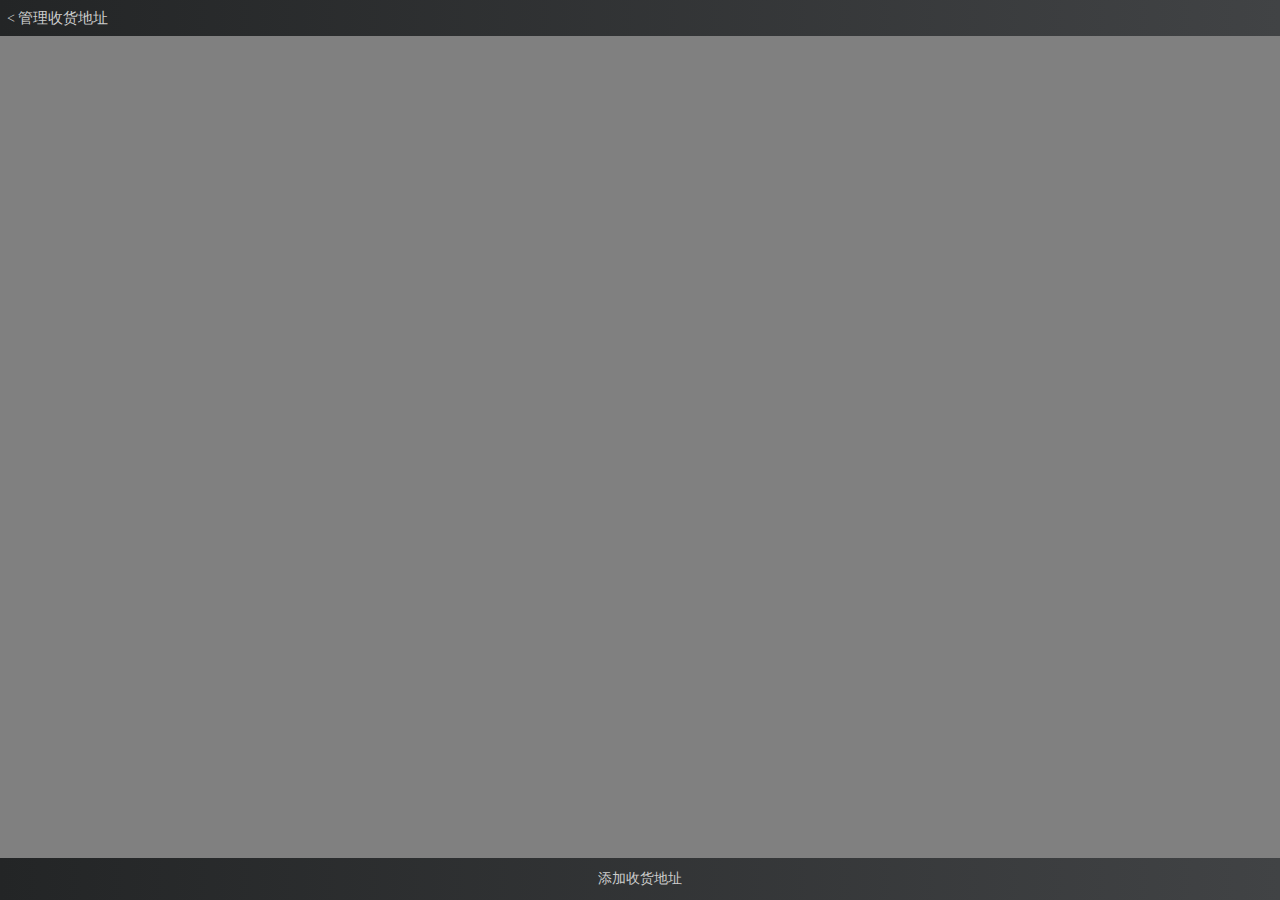
<file: address.html>
<!DOCTYPE html>
<html>
	<head>
		<meta charset="UTF-8">
		<meta name="viewport" content="width=device-width, initial-scale=1.0, user-scalable=no" />
		<title></title>
		<link rel="stylesheet" type="text/css" href="css/address.css"/>
		<link rel="stylesheet" type="text/css" href="css/reset.css"/>
	</head>
	<body class="address">
		<div class="address-nav">
			<a href="user.html">
				<i><</i>
				<span class="address-size">管理收货地址</span>
			</a>
		</div>
		<ul class="address-list"></ul>
		<div class="bottom-btn" id="bottom-btn">
			<span>添加收货地址</span>
		</div>
	<div class="out-box" id="out-box"></div>
		<div class="address-modal" id="address-modal">
		<a>
			<span id="modal-disappear">< 添加新地址</span>
			<b id="finish">完成</b>
		</a>
		<ul>
			<li>
					<p class="sh">收 货 人 <input type="text" class="list-botm"/></p>
			</li>
			<li>
					<p>联系电话 <input type="text" class="list-phone" id="list-phone"/></p>
			</li>
			<li>
				<p>所在省<i id="choice">
				<select class="list-prov">
					<option value="0" selected>请选择</option>
					<option value="陕西">陕西</option>
					<option value="湖南">湖南</option>
					<option value="山西">山西</option>
					<option value="黑龙江">黑龙江</option>
				</select>
				</i>
				</p>
			</li>
			<li>
				<p>所在市<i>
					<select class="list-place">
					<option value="0" selected>请选择</option>
					<option value="西安">西安</option>
					<option value="长沙">长沙</option>
					<option value="太原">太原</option>
					<option value="哈尔滨">哈尔滨</option>
				</select>
				</i>
				</p>
			</li>
			<li>
				<input type="text"  placeholder="详细地址" class="detail"/>
			</li>
			<li>
				<p>设为默认地址 <i><input type="checkbox" class="moren" /></i></p>
			</li>
		</ul>
		</div>
	<script src="components/jquery-1.12.3.min.js"></script>
	<script src="js/address.js" type="text/javascript" charset="utf-8"></script>
	</body>
</html>
<!--<i class="iconfont">&#xe601;</i>-->
</file>
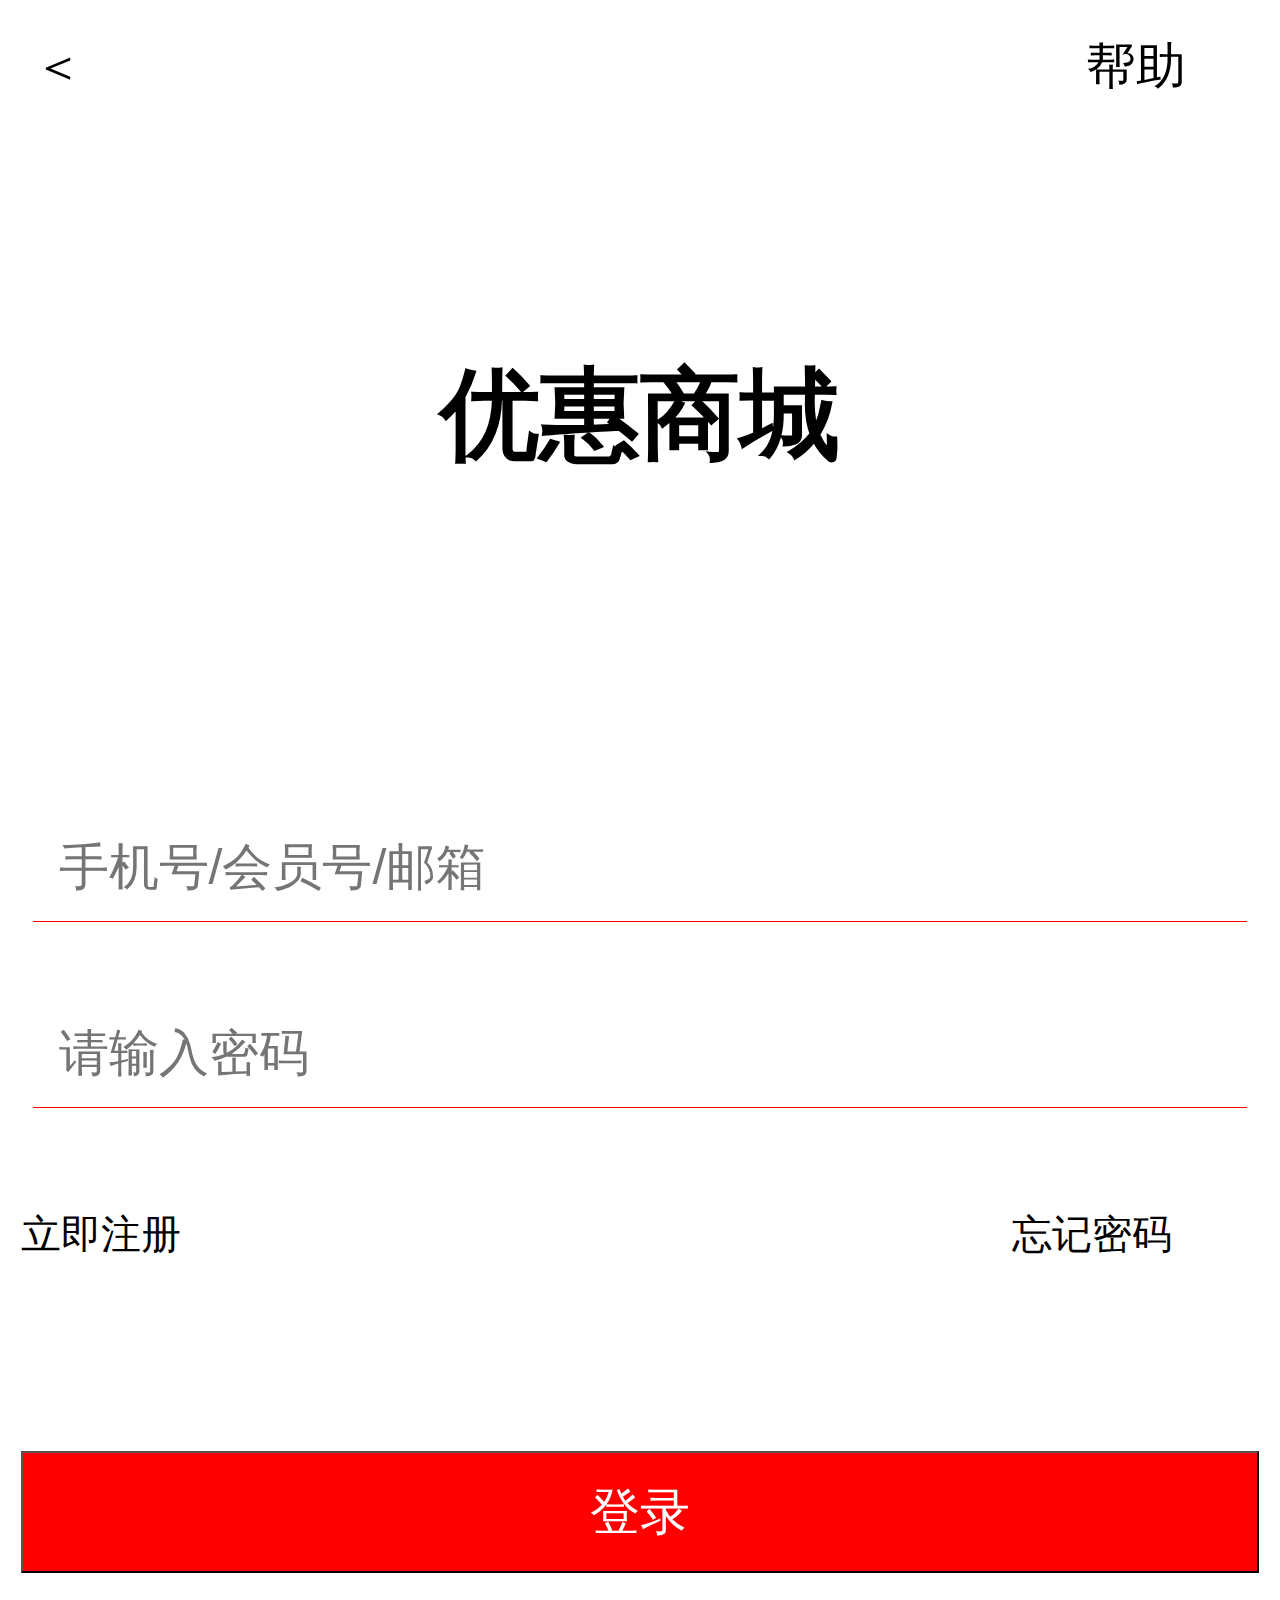
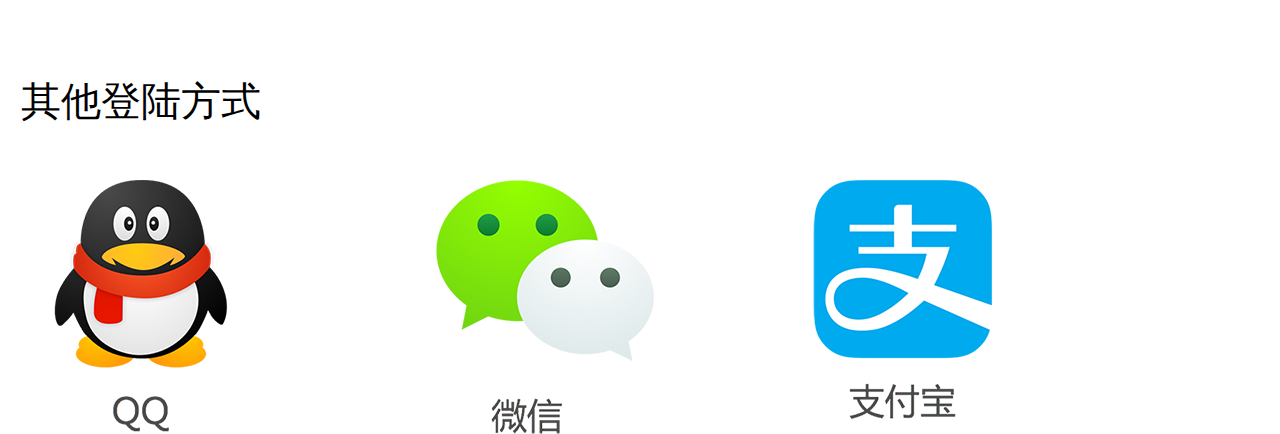
<file: cart.html>
<!DOCTYPE html>
<html>
	<head>
		<meta charset="UTF-8">
		<title></title>
		<meta name="viewport" content="width=device-width, initial-scale=1.0, maximum-scale=1.0, user-scalable=0"/>
		<link rel="stylesheet" type="text/css" href="bootstrap/css/bootstrap.css"/>
		<link rel="stylesheet" type="text/css" href="css/reset.css"/>
		<link rel="stylesheet" type="text/css" href="css/cart.css"/>
	</head>
	<body>
		<header class="cart-header">
			<span class="glyphicon glyphicon-chevron-left toback"></span>
			<h2>购物车</h2>
			
		</header>
		<div class="cart-main" >
			<ul id="cart-goods">
				<!--<img src="imgs/cart/nothing.png"/>-->
				<!--<li class="cart-good" data-id="">
					<input type="checkbox" class="good-check" checked="checked" name="" id="" />
					<a class="c-g-img">
						<img src="imgs/cart/qcp.png"/>
					</a>
					<div class="c-g-text">
						<h4>商品名称</h4>
						<p>商品描述</p>
						<div class="c-g-price">
							<div class="prices">
								￥<span>100.0</span>
							</div>
							<div class="num">
								<a href="javascript:;" class="min-btn">-</a>
								<span>2</span>
								<a href="javascript:;" class="add-btn">+</a>
							</div>
						</div>
					</div>
				</li>-->
				
				
			</ul>
		</div>
		<footer class="cart-foot">
			<div class="allcheck">
				<input type="checkbox" name="" id="allcheck" />
				<label for="allcheck">全选</label>
			</div>
			
			<a href="javascript:;" id="balance">结算</a>
			<p>总价：<span class="total" id="total">0</span></p>
		</footer>
		<div class="cart-modal">
			<div class="cart-modal-body">
				<div class="c-m-head">
					<a href="javascript:;" class="add-address">新增地址</a>
					<span id="modal-close" class="glyphicon glyphicon-remove-circle"></span>
				</div>
				<ul class="c-m-main" id="c-m-main">
					<!--<li class="active"><span class="c-m-prov">湖南省</span>
						<span class="c-m-city">长沙市</span>
						<span class="c-m-county">天心区</span>
						<span class="c-m-address">五一广场</span>
					</li>-->
					
				</ul>
				<div class="c-m-ensure">
					
					<a href="javascript:;" id="enbalance">提交订单</a>
					<p>总价：<span class="total" id="entotal">0</span></p>
				</div>
			</div>
		</div>
		<!--底部图标区-->
		<div class="foot">
			<a href="index.html">
				<div class="glyphicon glyphicon-home foot-1 col-xs-4" >	
					<div>主页</div>
			  </div>
			</a>
			<a href="cart.html">
				<div class="glyphicon glyphicon-gift foot-1 col-xs-4" style="color:rgba(102,204,255,.8) ;">
					<div>购物包</div>
			  </div>
			</a>
			<a href="user.html">
				<div class="glyphicon glyphicon-user foot-1 col-xs-4">
					<div>我的</div>
			  </div>
			</a>
		</div>
		<script>
			var footB=document.querySelectorAll('.foot-1');			
			for(var i=0;i<footB.length;i++){
				footB[i].onclick=function(){
					for(var j=0;j<footB.length;j++){
						footB[j].style.color="white";
					}
					this.style.color='rgba(204,255,204,1)';
					console.log(footB);
				}
			}
		</script>
		<script src="components/jquery-1.12.3.min.js"></script>
		<!--<script src="http://code.jquery.com/mobile/1.3.2/jquery.mobile-1.3.2.min.js"></script>-->
		<script src="components/swiper-3.4.2.jquery.min.js"></script>
		
		<script src="bootstrap/js/bootstrap.js"></script>
		<script src="components/common.js"></script>
		<script src="js/cart.js"></script>
	</body>
</html>
</file>
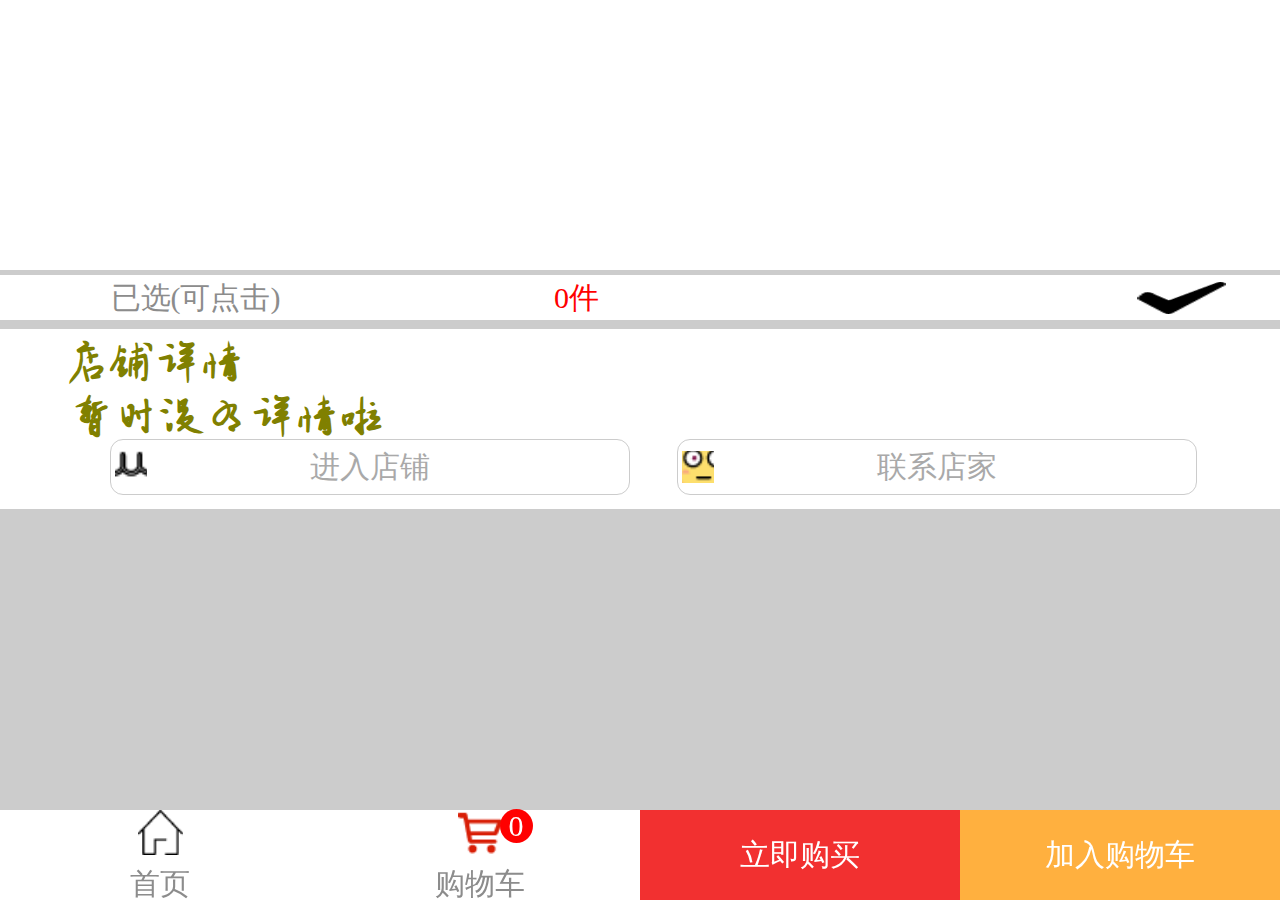
<file: detail.html>
<!DOCTYPE html>
<html>
	<head>
		<meta charset="UTF-8">
		<meta name="viewport" content="width=device-width, initial-scale=1.0">
		<link rel="stylesheet" type="text/css" href="components/reset.css"/>
		<link rel="stylesheet" type="text/css" href="components/swiper-3.4.2.min.css"/>
	    <link rel="stylesheet" type="text/css" href="components/animate.min.css"/>
		<link rel="stylesheet" type="text/css" href="css/detail.css"/>
		<title>商品详情</title>
	</head>
	<body>
		<!--商品图片-->
		<div class="swiper-container" id="xqlunbo">
		   
		</div>
		<!--商品信息-->
		<div class="goods_message">
			
		</div>
		<!--选择数量-->
		<div class="xqchoose">
			<span>已选(可点击)</span>
		    <span id="xqnumber">0件</span>
		    <em id="xqchoosepic"></em>
		</div>
		<!--店铺信息-->
		<div class="solder">
			<div class="dianpu">
				 <h1>店铺详情</h1>
				 <div>
				 	暂时没有详情啦
				 </div>
			</div>
			<div class="xqbt">
				<a href="#"><span class="xqbtspan1"></span>进入店铺</a>
				<a href="#"><span class="xqbtspan2"></span>联系店家</a>
			</div>
		</div>
		<!--跳转区-->
		<div class="xqtiaozhuan1"></div>
		<div class="xqtiaozhuan2">
			 <ul>
			 	<li><a href="index.html" id="xqsy"><i></i><span>首页</span></a></li>
			 	<li><a href="cart.html" id="xqgwc"><i><em>0</em></i><span>购物车</span></a></li>
			 	<li><span id="xqgm">立即购买</span></li>
			 	<li ><span id="xqlj">加入购物车</span></li>
			 </ul>
		</div>
		<!--选择商品模态框-->
		<div class="xqxzsp">
            <div>
					<div class="xqxzsp1">
					</div>
					<div class="xqxzsp2">
						<h1>选择颜色</h1>
						<div class="xqxzsp2div">
							 <ul>
							 	<li class="xqclick">红色</li>
							 	<li>白色</li>
							 </ul>
						</div>
					</div>
					<div class="xqxzsp3">
						<h1>选择数量</h1>
						<div>
		                  <p>
		                  	   <i>-</i>
		                  	   <span>1</span>
		                  	   <i>+</i>
		                  </p>
						</div>
					</div>
					<div class="xqxzsp4">
						<h1>确定</h1>
					</div>            	
            </div>
		</div>
		<script id="xqfirstjs" src="components/jquery-1.12.3.min.js" type="text/javascript" charset="utf-8"></script>
		<script src="components/swiper-3.4.2.jquery.min.js" type="text/javascript" charset="utf-8"></script>
		<script src="components/swiper.animate1.0.2.min.js" type="text/javascript" charset="utf-8"></script>
		<script src="js/detail.js" type="text/javascript" charset="utf-8"></script>
	</body>
</html>
</file>
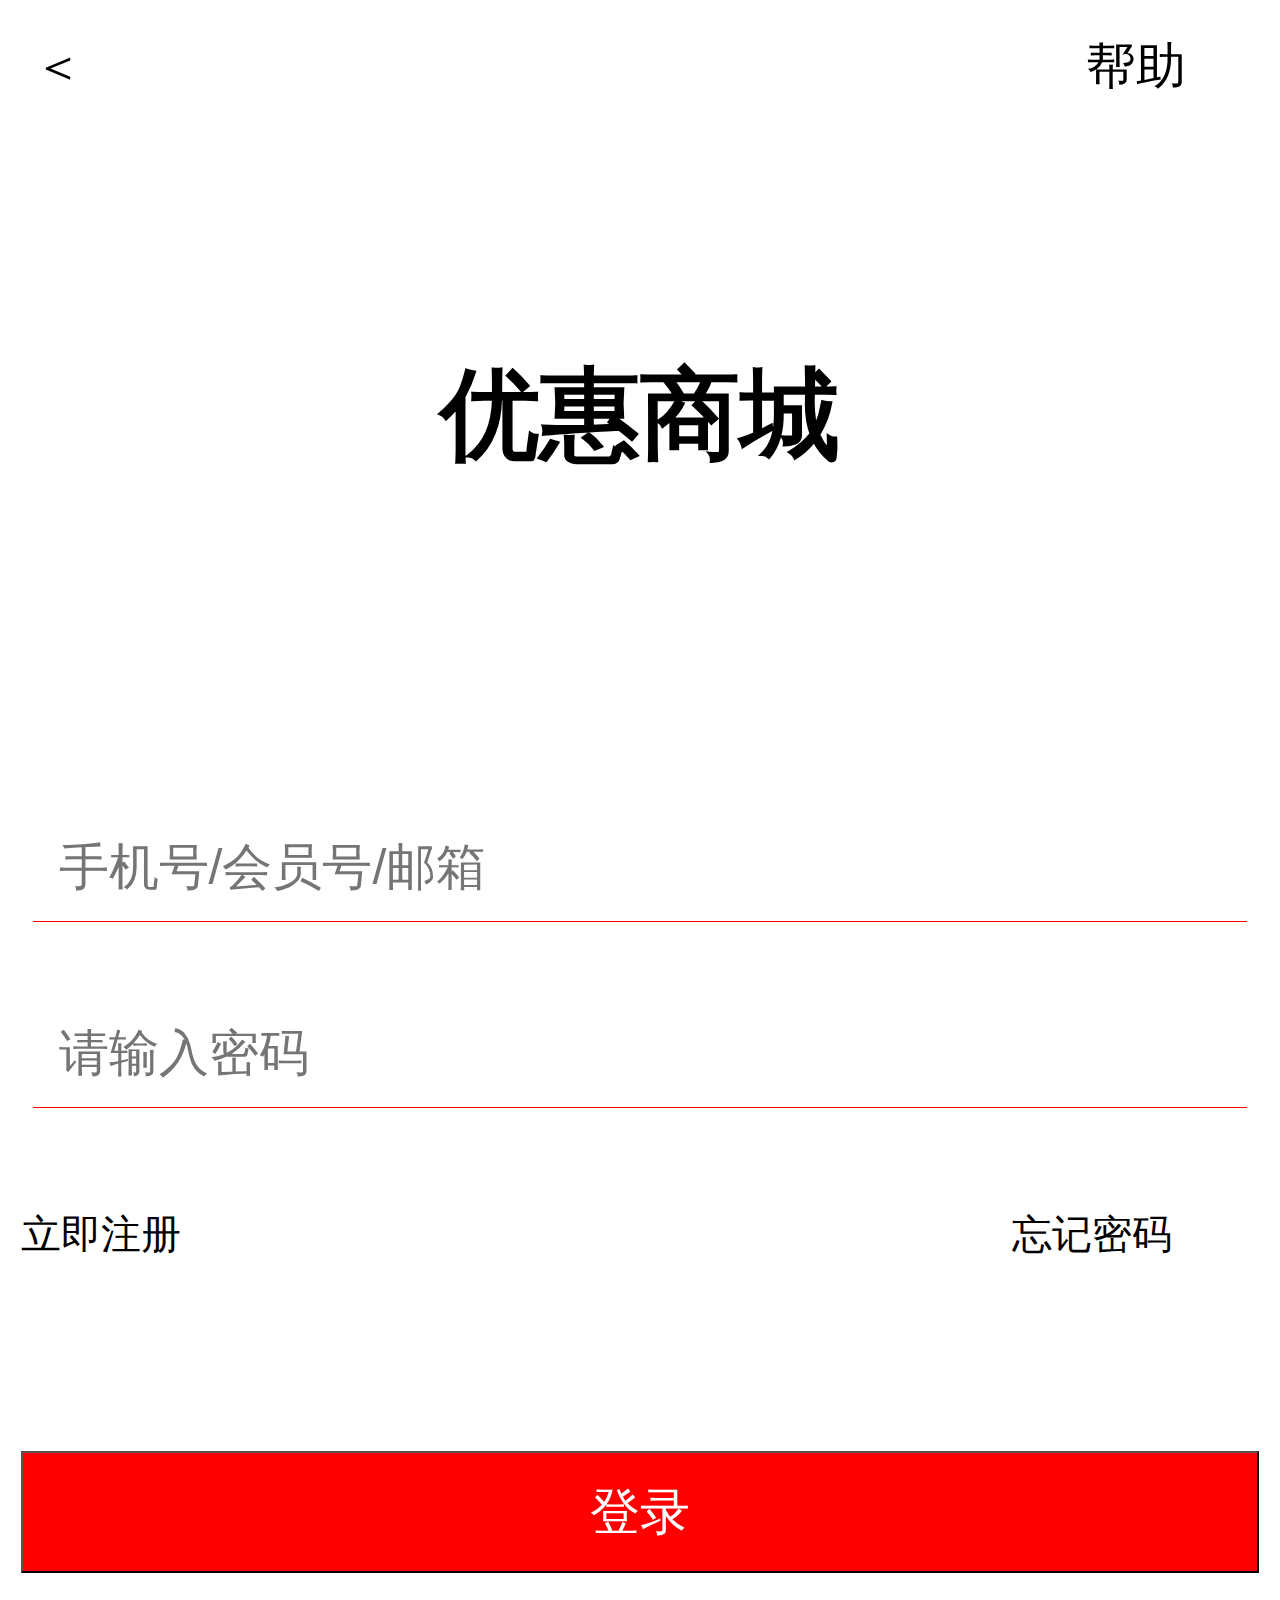
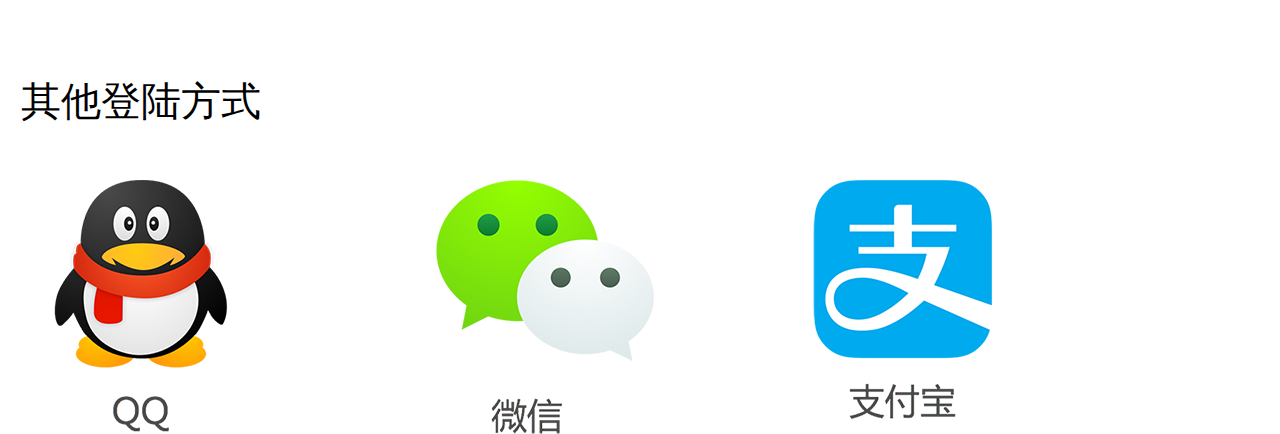
<file: login.html>
<!DOCTYPE html>
<html>
	<head>
		<meta charset="UTF-8">
		<link rel="stylesheet" type="text/css" href="css/login.css" />
		<title></title>
	</head>
	<body>
		<div class="login-page">
			<div class="Guide-bar">
				<a href="#" class="left-hander">＜</a>
				<a href="#" class="Right-Click">帮助</a>
			</div>
			<div class="Hashtag">优惠商城</div>
			<input type="text" placeholder="手机号/会员号/邮箱"/>
			<input type="password" placeholder="请输入密码"/>
			<div class='retrieve'>
				<a href="register.html" class="left-hander">立即注册</a>
				<a href="#" class="Right-Click">忘记密码</a>
			</div>
			<button>登录</button>		
			<div class="Other-login">其他登陆方式</div>
			<ul>
				<li class="Sprite"></li>
				<li class="Sprite0"></li>
				<li class="Sprite1"></li>
			</ul>
		</div>
		<script src="components/jquery-1.12.3.min.js" type="text/javascript" charset="utf-8"></script>
		<script type="text/javascript">
		  (function(){
		  	    var bt=document.querySelector("button");
		  	    var lock=true;
		  	    bt.addEventListener("touchstart",function(){
		  	    	if(!lock){
		  	    		return;
		  	    	}
		  	    	lock=false;
		  	    	var data=getLoginMessage();
                   $.ajax({
                   	type:"post",
                   	url:"http://h6.duchengjiu.top/shop/api_user.php",
                    data:data,
                    success:function(jsondata){
//                  	 console.log(jsondata);
                         lock=true;
//                       console.log(lock);
		    		    if(jsondata.message!="登录成功"){
		    		    	alert(jsondata.message);
		    		    	return;
		    		    }
		    		   localStorage.token = jsondata.data.token;
		               localStorage.username = jsondata.data.username;
		               if (localStorage.backurl) {
				          location.href = localStorage.backurl;
				        } else {
				          location.href = 'index.html';
				        }
				        
                    }
                   });           
		  	    });
		  	    
		  		document.querySelector('.left-hander').addEventListener("touchstart",function(){
		  			window.history.back();
		  		});
		  	
		  	
		  	
		  	 	function getLoginMessage(){
		   	 	 var username=document.querySelector("input[type=text]");
		   	 	 var pass=document.querySelector("input[type=password]");
//		   	 	 console.log(username,pass);
		   	 	 return {
		   	 	 	 status: 'login',
	    			 username:username.value,
	    			 password:pass.value,
		   	 	 }
		   	    }
		  	 	
		  })()
		</script>
	</body>
</html>
</file>
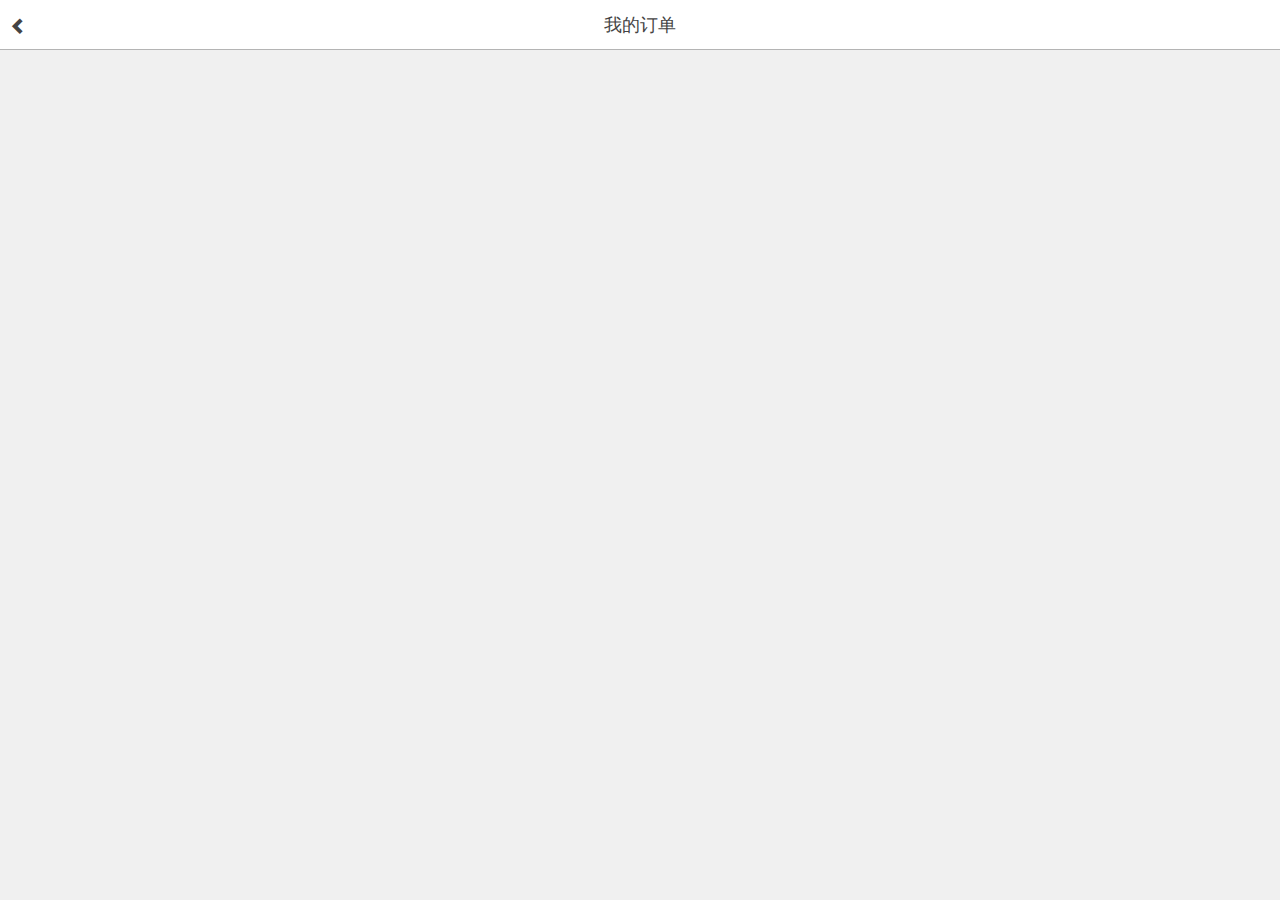
<file: order.html>
<!DOCTYPE html>
<html>
	<head>
		<meta charset="UTF-8">
  		<meta name="viewport" content="width=device-width, initial-scale=1.0">		
  		<link rel="stylesheet" href="bootstrap/css/bootstrap.css" />
  		<link rel="stylesheet" type="text/css" href="css/reset.css"/>
		<link rel="stylesheet" type="text/css" href="css/order.css" />
		<title></title>
	</head>
	<body>
		<header class="header">
			<span class="glyphicon glyphicon-chevron-left toback"></span>
			<h2>我的订单</h2>
		</header>
		<div class="order-main">
			<!--<div class="order">
				<div class="order-head">
					<span>
						店铺名称
					</span>
					<span class="delate glyphicon glyphicon-trash"></span>
				</div>
				<div class="order-body">
					<div class="good-img">
						<img src=""/>
					</div>
					<div class="good-text">
						<div class="good-msg">
							<p class="good-name">商品名称这里要是有很多字的话会不会换行呢要是再多一点点呢会不会隐藏呢</p>
							<p class="good-dec">商品描述</p>
						</div>
						<div class="good-price">
							￥<span>399.00</span>
						</div>
						<div class="good-num">
							X<span>2</span>
						</div>
					</div>
				</div>
				<div class="good-foot">
					合计：￥<span>798.00</span>
				</div>
			</div>-->
		</div>
		<script src="components/jquery-1.12.3.min.js"></script>
		<script src="js/order.js"></script>
	</body>
</html>
</file>
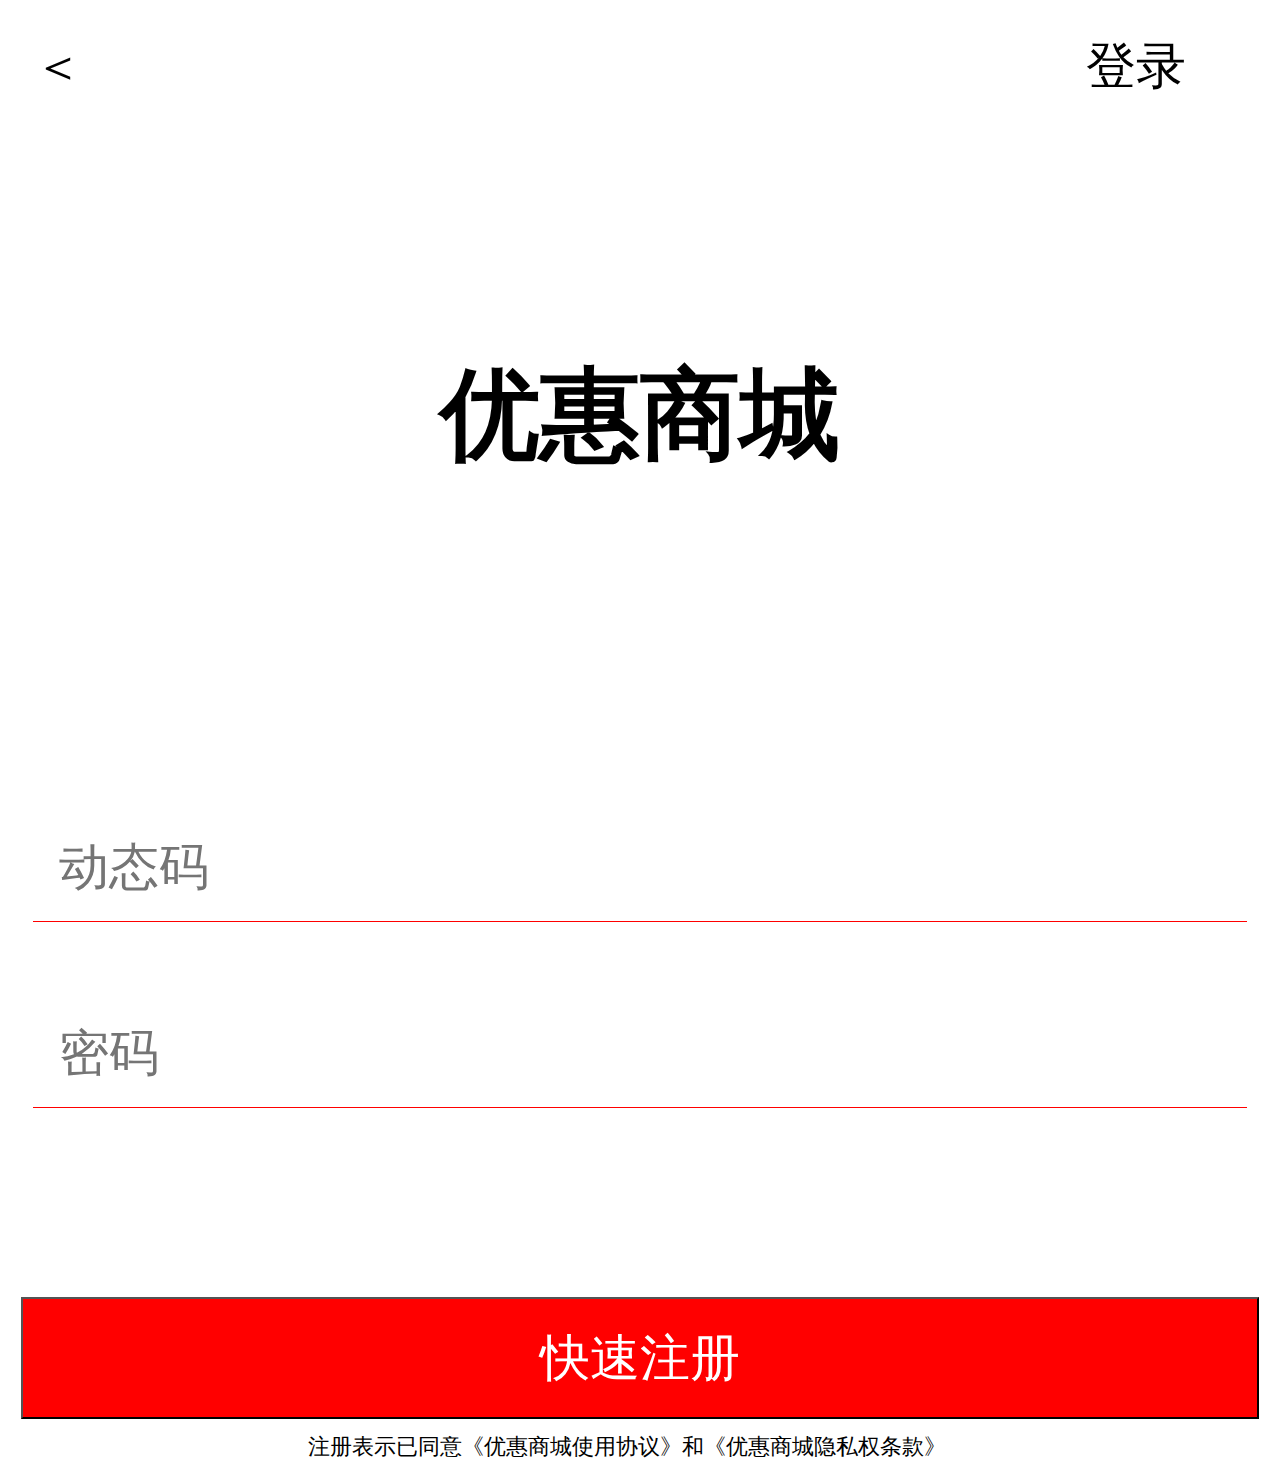
<file: register.html>
<!DOCTYPE html>
<html>
	<head>
		<meta charset="UTF-8">
		<link rel="stylesheet" type="text/css" href="css/register.css" />
		<title></title>
	</head>
	<body>
		<div class="login-page">
			<div class="Guide-bar">
				<a href="#" class="left-hander">＜</a>
				<a href="login.html" class="Right-Click">登录 </a>
			</div>
			<div class="Hashtag">优惠商城</div>
			<input type="text" placeholder="动态码"/>			
			<input type="password" placeholder="密码"/>
			<button>快速注册</button>	
			<div class="Other-login">注册表示已同意《优惠商城使用协议》和《优惠商城隐私权条款》</div>			
		</div>
		<script src="components/jquery-1.12.3.min.js" type="text/javascript" charset="utf-8"></script>
		<script type="text/javascript">
		  (function(){
		  	    var bt=document.querySelector("button");
		  	    var lock=true;
		  	    bt.addEventListener("touchstart",function(){
		  	    	if(!lock){
		  	    		return;
		  	    	}
		  	    	lock=false;
		  	    	var data=getLoginMessage();
                   $.ajax({
                   	type:"post",
                   	url:"http://h6.duchengjiu.top/shop/api_user.php",
                    data:data,
                    success:function(jsondata){
                    	 console.log(jsondata);
                         lock=true;
                         
                         console.log(lock);
		    		    if(jsondata.message!="注册成功"){
		    		    	alert(jsondata.message);
		    		    	return;
		    		    }else{
		    		    	
		    		    	var r=confirm("注册成功,是否立即返回登陆页");
		    		    	if(r){
		    		    		location.href = 'login.html';
		    		    	}
		    		    	
		    		    }
//		               if (localStorage.backurl) {
//				          location.href = localStorage.backurl;
//				        } else {
//				          location.href = 'login.html';
//				        }
				        
                    }
                   });           
		  	    });
		  	    
		  	
		  	
		  	
		  	
		  	 	function getLoginMessage(){
		   	 	 var username=document.querySelector("input[type=text]");
		   	 	 var pass=document.querySelector("input[type=password]");
//		   	 	 console.log(username,pass);
		   	 	 return {
		   	 	 	 status: 'register',
	    			 username:username.value,
	    			 password:pass.value,
		   	 	 }
		   	    }
		  	 	
		  })()			 
		</script>
	</body>
</html>
</file>
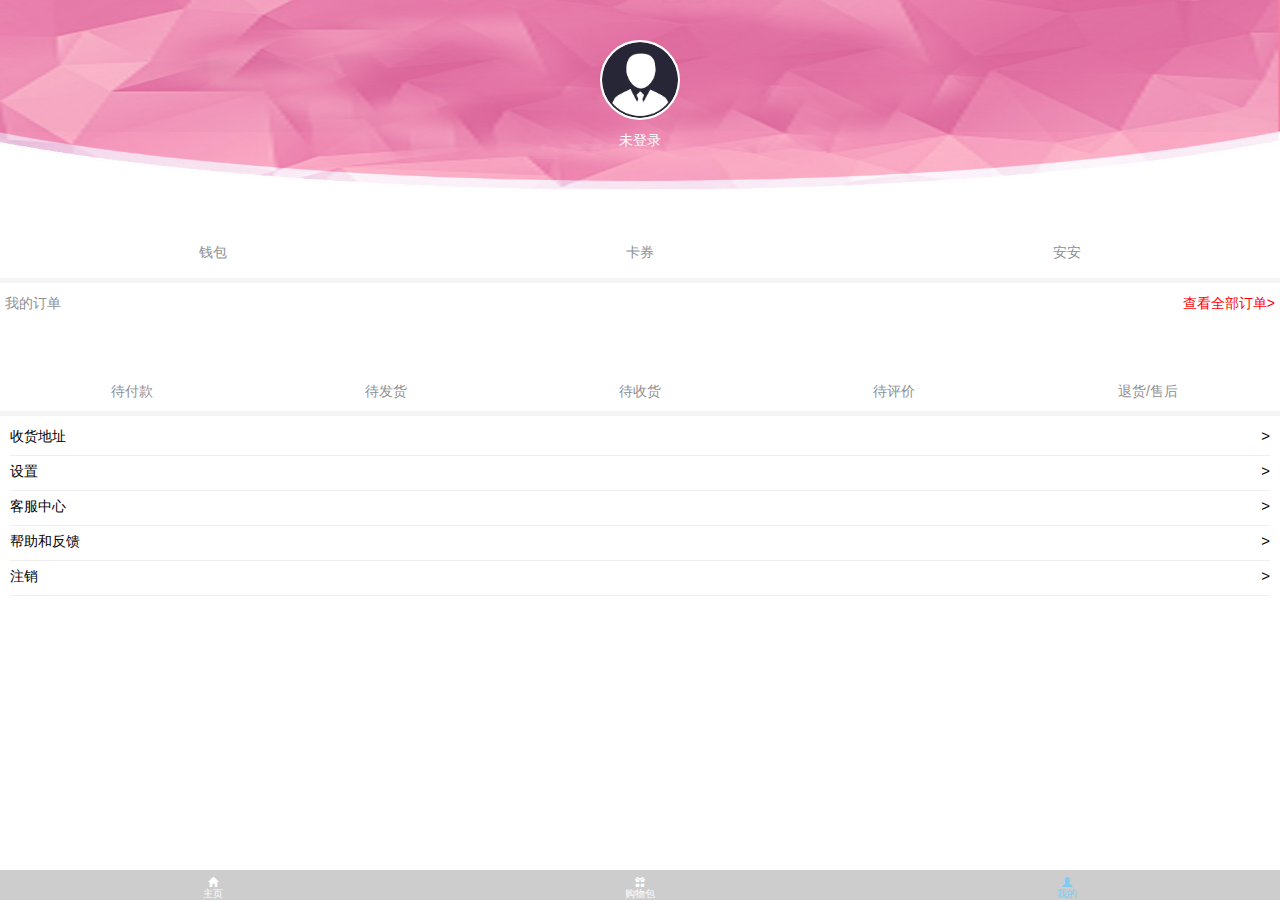
<file: user.html>
<!DOCTYPE html>
<html class="my-reset">
	<head>
		<meta charset="UTF-8">
		<meta name="viewport" content="width=device-width, initial-scale=1.0, user-scalable=no" />
		<title></title>
		<link rel="stylesheet" type="text/css" href="css/reset.css"/>
  		<link href="bootstrap/css/bootstrap.min.css" rel="stylesheet">
		<link rel="stylesheet" type="text/css" href="css/user.css"/>
	</head>
	<body class="mui-mobile">
		<div class="mui-content">
			<div class="user-map">
				<div class="user-ico">
					<img id="user-icon" src="imgs/no-login.png"/>
					<p id="login">未登录</p>
				</div>
			</div>
		</div>
		<ul class="menu">
			<li class="money">
				<a href="">
					<i class="iconfont">&#xe6b5;</i>
					<p>钱包</p>
				</a>
			</li>
			<li class="card">
				<a href="">
					<i class="iconfont">&#xe702;</i>
					<p>卡券</p>
				</a>
			</li>
			<li class="anan">
				<a href="">
					<i class="iconfont">&#xe620;</i>
					<p>安安</p>
				</a>
			</li>
		</ul>
		<div class="h10"></div>
		<ul class="mymember">
			<p>
				<a href="order.html">
			<span class="order">我的订单</span>
				</a>
			<a href="order.html" class="supershop">查看全部订单></a>
			</p>
			<li>
				<a href="order.html">
				<i class="iconfont">&#xe60a;</i>
				<p>待付款</p>
			</a>
			</li>
			<li>
				<a href="order.html">
				<i class="iconfont">&#xe612;</i>
				<p>待发货</p>
			</a>
			</li>
			<li>
				<a href="order.html">
				<i class="iconfont">&#xe611;</i>
				<p>待收货</p>
			</a>
			</li>
			<li>
				<a href="order.html">
				<i class="iconfont">&#xe610;</i>
				<p>待评价</p>
			</a>
			</li>
			<li>
				<a href="order.html">
				<i class="iconfont">&#xe600;</i>
				<p>退货/售后</p>
			</a>
			</li>
		</ul>
		<div class="h10"></div>
		<ul class="list-menu">
			<li>
				<a href="address.html">
					<span class="address">收货地址 <i>></i></span>
				</a>
			</li>
			<li>
				<a href="http://www.17sucai.com/preview/155563/2017-06-21/%E8%AF%BE%E5%A4%96/step.html">
					<span class="fit">设置 <i>></i></span>
				</a>
			</li>
			<li>
				<a href="javascript:;">
					<span class="service">客服中心  <i>></i></span>
				</a>
			</li>
			<li>
				<a href="javascript:;">
					<span class="help">帮助和反馈 <i>></i></span>
				</a>
			</li>
			<li>
				<a href="javascript:;">
					<span class="quit">注销 <i>></i></span>
				</a>
			</li>
		</ul>
		<!--底部图标区-->
		<div class="foot">
			<a href="index.html">
				<div class="glyphicon glyphicon-home foot-1 col-xs-4" >	
					<div>主页</div>
			  </div>
			</a>
			<a href="cart.html">
				<div class="glyphicon glyphicon-gift foot-1 col-xs-4">
					<div>购物包</div>
			  </div>
			</a>
			<a href="user.html">
				<div class="glyphicon glyphicon-user foot-1 col-xs-4" style="color:rgba(102,204,255,.8) ;">
					<div>我的</div>
			  </div>
			</a>
		</div>
		<script>
			var footB=document.querySelectorAll('.foot-1');			
			for(var i=0;i<footB.length;i++){
				footB[i].onclick=function(){
					for(var j=0;j<footB.length;j++){
						footB[j].style.color="white";
					}
					this.style.color='rgba(204,255,204,1)';
					console.log(footB);
				}
			}
		</script>
		<script src="components/jquery-1.12.3.min.js"></script>
		<script src="js/user.js" type="text/javascript" charset="utf-8"></script>
	</body>
</html>
</file>
<file: css/address.css>
.address-nav{
	width: 100%;
	height:2.6rem;
	background: linear-gradient(to right, rgb(35, 37, 38), rgb(65, 67, 69));
	position:fixed;
	z-index:99;
}
.address{
	height:100vh;
	background:grey;
	position: relative;
}
.address-size{
	font-size:15px;
	line-height: 2.6rem;
}
.address-nav a{
	color:#CCCCCC;
	padding:.5rem;
}
.address-list{
	padding:2.6rem 0  3rem  0;
}
.address-list i {
	display:block;
	text-align:right;
}
.address-list .add-delect{
	font-size:14px;
	padding-top:.3rem;
	float:right;
}
.address-list li {
	border:1px solid #efefef  ;
	width:100%;
	padding: 0 1rem 0 1rem;
	box-sizing:border-box;
	background-color:#ffffff;
	margin:3px 0;
}
.address-list .add-address{
	padding-top:1.3rem;
	line-height:1.5rem;
}
.address-list .add-name{
	display:block;
	float:left;
	width:20%;
}
.address-list .add-phone{
	float:right;
	text-align:right;
}
.address-list .add-nav{
	display:block;
	width:100%;
	height:2rem;
	line-height:3rem;
}
@font-face {
  font-family: 'iconfont';  /* project id 438941 */
  src: url('//at.alicdn.com/t/font_438941_tpzqtyab5tqk6gvi.eot');
  src: url('//at.alicdn.com/t/font_438941_tpzqtyab5tqk6gvi.eot?#iefix') format('embedded-opentype'),
  url('//at.alicdn.com/t/font_438941_tpzqtyab5tqk6gvi.woff') format('woff'),
  url('//at.alicdn.com/t/font_438941_tpzqtyab5tqk6gvi.ttf') format('truetype'),
  url('//at.alicdn.com/t/font_438941_tpzqtyab5tqk6gvi.svg#iconfont') format('svg');
}
.iconfont{
	font-family:"iconfont";
	font-size:25px;
	color: #e84e34;
}
.bottom-btn{
	width: 100%;
	height:3rem;
	background: linear-gradient(to right, rgb(35, 37, 38), rgb(65, 67, 69));
	position: fixed;
	bottom:0;
	text-align: center;
}
.bottom-btn span{
	line-height:3rem ;
	color: #CCCCCC;
}
.address-modal{
	width:100%;
	height: 25em;
	background-color:#FFFFFF ;
	position:absolute;
	bottom: -100%;
	display: none;
	box-sizing: border-box;
}
.out-box{
	width: 100%;
	height: 87.5vh;
	opacity: 0.8;
	background: snow;
	position:absolute;
	top:6%;
	display: none;
}
.address-modal a{
	display: block;
	width: 100%;
	height: 2.6rem;
	line-height: 2.6rem;
	color: black;
	background: linear-gradient(to right, rgb(240, 242, 240), rgb(0, 12, 64));
}
.address-modal span{
	float:left;
	padding:0 .5rem;
}
.address-modal b{
	float: right;
	color:white;
	padding:0 1rem 0 0;
}
.address-modal i {
	position:absolute ;
	right:5%;
}
.address-modal li {
	border-bottom:1px solid #efefef  ;
	padding: 1rem;
}
.address-modal .detail{
	outline:none;
	border: none;
	width: 100%;
	height: 2rem;
}
.address-modal .list-botm{
	outline:none;
	border: none;
	width: 40%;
	padding:0 2rem;
	text-align: left;
}
.address-modal .list-phone {
	outline:none;
	border: none;
	width: 40%;
	padding:0 1.6rem;
	text-align: left;
}

.address-list .nothing{
	position: absolute;
	top: 100px;
	width: 100%;
	height: 100px;
	text-align: center;
}
.address-list .nothing img{
	height: 90px;
	margin: 0 auto;
}
.address-list .nothing p{
	color: #333333;
	font-size: 1.3rem;
	line-height: 30px;
}
</file>
<file: css/cart.css>
body{
	background-color: white;
	width: 100%;
}
.cart-header{
	width: 100%;
	height: 50px;
	position: fixed;
	background: white;
	color: #444444;
	top: 0;
	z-index: 10;

	border-bottom: 1px solid rgb(180,180,180);
}
.cart-header span.toback{
	position: absolute;
	line-height: 50px;
	left: 10px;
	font-size: 1.2rem;
}
.cart-header h2{
	font-size: 1.3rem;
	text-align: center;
	line-height: 50px;
}


.cart-main{
	width: 100%;
	margin-top: 50px;
	padding-bottom: 150px;
}
.cart-main .nothing{
	position: absolute;
	top: 100px;
	width: 100%;
	height: 100px;
	text-align: center;
}
.cart-main .nothing img{
	height: 90px;
	margin: 0 auto;
}
.cart-main .nothing p{
	color: #333333;
	font-size: 1.3rem;
	line-height: 30px;
}
.cart-good{
	width: 100%;
	height: 6rem;
	padding: 0 1.2rem;
	margin: 3px 0;
	color: #000000;
	/*border-top: 1px solid salmon;*/
	border-bottom: 1px solid rgb(200,200,200);
	position: relative;
}
.cart-good input{
	width: 20px;
	height: 20px;
	position: absolute;
	left: 20px;
	top: 50%;
	margin-top: -10px;
	outline: none;
	border: none;
}
.c-g-img{
	display: block;
	width: 30%;
	height: 100%;
	float: left;
	margin-left: 8%;
	text-align: center;
}
.c-g-img img{
	/*width: 100%;*/
	height: 90%;
	margin: 5% 0;
	/*border: 1px solid #0F0F0F;
	border-radius: 50%;*/
}
.c-g-text{
	width: 60%;
	float: right;
}
.c-g-text h4{
	width: 90%;
	height: 3.5rem;
	font-size: 1rem;
	line-height: 2rem;
	overflow: hidden;
	white-space: nowrap;
	text-overflow: ellipsis;
}
.c-g-text .delate{
	position: absolute;
	width: 2rem;
	right: 0.5rem;
	top: 0.3rem;
	color: red;
	line-height: 1.6rem;
}
.c-g-text p{
	color: #666666;
	font-size: 0.8rem;
	margin: 0.4rem 0;
	overflow: hidden;
	white-space: nowrap;
	text-overflow: ellipsis;
}
.c-g-price{
	font-size: 1.2rem;
	line-height: 2.2rem;
}
.c-g-price .prices{
	color: red;
	float: left;
	font-size: 1.2rem;
}

.c-g-price .num{
	float: right;
	font-size: 1rem;
}
.c-g-price .num a{
	display: inline-block;
	border: 1px solid #e0e0e0;
	padding: 0 5px;
	color: #007aff;
	height: 25px;
	text-align: center;
	line-height: 25px;
	text-decoration: none;
}
.c-g-price .num span{
	display: inline-block;
	border: 1px solid #e0e0e0;
	padding: 0 8px;
	height: 25px;
	text-align: center;
	line-height: 25px;
	margin: 0 -5px;
}


.cart-foot{
	width: 100%;
	height: 60px;
	position: fixed;
	bottom: 3rem;
	z-index: 10;
	color: black;
	line-height: 60px;
	background-color: white;
	border-top: 1px solid rgb(180,180,180);
}
.cart-foot .allcheck{
	float: left;
	
}
.cart-foot input{
	width: 20px;
	height: 20px;
	margin:20px 0 20px 20px;
	/*position: absolute;*/
	/*left: 20px;*/
	/*top: 50%;*/
	/*margin-top: -10px;*/
	outline: none;
}
.cart-foot>label{	
	line-height: 50px;
}
.cart-foot>a{
	display: inline-block;
	float: right;
	width: 30%;
	height: 100%;
	background-color: #f23030;
	color: white;
	text-align: center;
	font-size: 1.2rem;
	text-decoration: none;
}
.cart-foot>p,.c-m-ensure>p{
	display: inline-block;
	float: right;
	width: 40%;
	line-height: 60px;
	text-align: center;
	font-weight: 700;
}
.cart-foot .total,.c-m-ensure .total{
	color: red;
}


.cart-modal{
	width: 100%;
	height: 100%;
	position: fixed;
	top: 0;
	left: 0;
	z-index: 11;
	display: none;
	background: rgba(50,50,50,.4);
}

.cart-modal-body{
	position: fixed;
	width: 100%;
	/*height: 50%;*/
	z-index: 12;
	color: #666666;
	background-color: whitesmoke;
	bottom: -100%;
}
.c-m-head{
	width: 100%;
	height: 50px;
	position: relative;
	top: 0;
	padding: 0 10px;
	line-height: 50px;
	font-size: 1.1rem;
	border-bottom: 1px solid rgb(200,200,200);
}
.c-m-head a{
	float: left;
	color: darkorange;
	text-decoration: none;
}
.c-m-head span{
	float: right;
	line-height: 50px;
}
.c-m-main{
	overflow-y: auto;
	padding-bottom: 5rem;
}
.c-m-main li{
	width: 100%;
	height: 40px;
	padding: 0 20px;
	line-height: 40px;
	/*border-top: 1px solid rgb(220,220,220);*/
	border-bottom: 1px solid rgb(220,220,220);
}
.c-m-main .active{
	background-color: orange;
	color: white;
}
.c-m-ensure{
	width: 100%;
	height: 60px;
	/*padding: 5px;*/
}
.c-m-ensure a{
	display: inline-block;
	float: right;
	width: 40%;
	height: 60px;
	background-color: red;
	color: white;
	text-align: center;
	line-height: 60px;
	font-size: 1.2rem;
	text-decoration: none;
}

.foot{
	width: 100%;
	background: rgba(205,205,205,1);
	position: fixed;
	bottom: 0;
	height: 3rem;
	border-top: 1px solid #CDCDCD;
}

.foot-1{
	margin-top: .5rem;
	text-align: center;
	font-size: 1rem;
	color: white;
}
</file>
<file: css/detail.css>
*{
	padding: 0px;
	margin: 0px;
}
@font-face {
	font-family:laji;
	src: url(../components/xx.ttf);
}
html,body{
	width: 100%;
	background: #ccc;
	overflow: auto;
}
@media only screen and (max-width: 320px) {
	 html{
	 	font-size: 12px;
	 }
}
@media only screen and (min-width: 320px) and (max-width: 375px) {
	 html{
	 	font-size: 14px;
	 }
}
@media only screen and (min-width: 375px)   and (max-width: 700px){
	 html{
	 	font-size: 16px;
	 }
}
@media only screen and (min-width: 700px)  {
	 html{
	 	font-size: 30px;
	 }
}
.container{
		height:50vh;
}
.swiper-slide{
	width: 100%;
    height: 100%;
}
.swiper-slide img{
	width: 100%;
	height: 100%;
}
.goods_message{
	padding: 15px;
	box-sizing: border-box;
	background:white;
	height: 30vh;
}
.goods_message h1{
	 text-align: center;
	 font-size: 2rem;
	 font-weight: 800;
	 font-family: laji;	 
	 position: relative;
}
.goods_message h1:before{
	content: "";
	display: block;
	position: absolute;
	width: 10%;
	height: 4px;
	background: orange;
	left: 5px;
	top:14px;
}

.xiangqing{
	width: 100%;
	height: 30px;
	text-overflow: ellipsis;
	white-space: nowrap;
	overflow: hidden;
	line-height: 30px;
	margin-top: 6px;
	color: #8C8C8C;
	
}
.goods_price{
	color: #FF4200;
	height: 32px;
	font-size: 1.5rem;
	padding-left: 40px;
	box-sizing: border-box;
	background: url(../xiangqingimg/renmingbi.png) no-repeat left;
	font-family: laji;
	font-weight: 900;
	
}
.goods_name{
	color: seagreen;
	padding-left: 40px;
	box-sizing: border-box;
	background: url(../xiangqingimg/jieshao.png) no-repeat left;
	font-size: 1rem;
	
}
.solder{
	width: 100%;
	height: 20vh;
	margin-top: .3rem;
	background: white;
	overflow: hidden;
}
.dianpu{
	width: 90%;
	height: 50%;
	margin: auto;
	/*background: red;*/
}
.dianpu h1{
	margin-top: 10px;
	font-family: laji;
	color: olive;
	font-weight: 900;
	font-size: 1.5rem;
}
.dianpu div{
	box-sizing: border-box;
	padding: 5px;
	font-family: laji;
	color: olive;
	font-weight: 900;
	font-size: 1.5rem;
}
.xqbt{
	width: 90%;
	height: 100%;
	margin: auto;
}
.xqbt a{
    margin-top: 10px;
	float: left;
	width: 45%;
    margin-left: 4%;
    height: 30%;
	border: 1px solid #ccc;
	text-align: center;
	border-radius: 13px;
	color: darkgray;
	position: relative;
}
.xqbt a span{
	position: absolute;
	left: 4px;
	top: 0px;
	width: 32px;
	height: 32px;
}
.xqbtspan1{
	background: url(../xiangqingimg/dianjia.png) no-repeat center;
	background-size:2rem 2rem;
}
.xqbtspan2{
	background: url(../xiangqingimg/mengbi.png) no-repeat center;
	background-size:2rem 2rem;
}

/*选择数量区*/
.xqchoose{
	margin-top: 5px;
	width: 100%;
	height:5vh;
	/*background: red;*/
	padding-left: 5px;
	padding-right: 5px;
	box-sizing: border-box;
	background: white;
}
.xqchoose span{
	float: left;
	width: 30%;
	height:100% ;
	text-align: center;
	line-height: 5vh;
	color: #8C8C8C;
}
#xqnumber{
	color: red;
}
.xqchoose em{
	float: right;
	width: 10%;
	height: 100%;
	background: url(../xiangqingimg/xqchoose1.png) no-repeat center;
	background-size: 70% 70%;
	margin-right: 1rem;
}
/*跳转区*/
.xqtiaozhuan1{
	height: 11vh;
}
.xqtiaozhuan2{
	width: 100%;
	height: 10vh;
	background: white;
	position: fixed;
	left: 0px;
	bottom: 0px;
}
.xqtiaozhuan2 ul{
	list-style: none;
}
.xqtiaozhuan2 ul li{
	width: 25%;
	height: 10vh;
	float: left;
}
.xqtiaozhuan2 ul li a,.xqtiaozhuan2 ul li span{
	display: block;
	width: 100%;
	height: 10vh;
	color: #8C8C8C;
}
#xqsy i,#xqgwc i{
	width: 100%;
	display: block;
	widows: 32px;
	height: 50%;
   position: relative;
}
#xqsy i{
	background: url(../xiangqingimg/shoye.png) no-repeat center;
	background-size:1.5rem 1.5rem;
}
#xqgwc i{
	background: url(../xiangqingimg/xqgouwu.png) no-repeat center;
	background-size:1.5rem 1.5rem;
}
#xqgwc i em{
	position: absolute;
	top: 50%;
	margin-top: -0.8rem;
	margin-left: 0.65rem;
	left: 50%;
	background:red;
	color: white;
	padding-left: 0.3rem;
	padding-right: 0.3rem;
	border-radius: 50%;
}
#xqsy span,#xqgwc span{
	height: 50%;
	display: block;
	width: 100%;
	text-align: center;
	padding-top: .3rem;
	box-sizing: border-box;
}

#xqlj{
    text-align: center;
	line-height: 10vh;
	background: #ffb03f;
	color: white;
}
#xqgm{
	text-align: center;
	line-height: 10vh;
	color: white;
	background: #f23030;
}

/*选择商品模态框*/
.xqxzsp{
	position: fixed;
	left: 0px;
	bottom: 0px;
	background: rgba(0,0,0,.3);
	width: 100%;
	height: 100vh;
	z-index: 9999;
	display: none;
	
}
.xqxzsp>div{
	width: 100%;
	height: 60%;
	position: absolute;
	left: 0px;
	top: 0px;
	background: white;
}
.xqxzsp>div>div{
	width: 100%;
	box-sizing: border-box;
	padding: .3rem;
}
.xqxzsp>div>div h1{
	padding: .5rem;
}
.xqxzsp1{
	height: 30%;
	border-bottom: 1px solid #ccc;
	position: relative;
}
.xqxzsp1 img{
	float: left;
	width: 30%;
	height: 100%;
	border-radius: 50%;
	border: 1px solid #DCDCDC;
	position: relative;
	margin-top:-2rem;
}
.xqxzsp1 p{
	float: left;
	margin-left: .5rem;
	width: 60%;
}
.xqxzsp1 p>span{
	display: block;
    margin-top: .5rem;
}

.xqssss{
	color: orangered;
	font-family: laji;
	font-weight: 900;
	font-size: 1.5rem;
}

.xqxzsp1>span{
	  position: absolute;
	 width: 1.5rem;
	 height: 1.5rem;
	 background:url(../xiangqingimg/xqbg.png) no-repeat;
	 background-size: 100% 100%;
	 /*border-radius: 50%;*/
	right: .3rem;
}
.xqxzsp2{
	height: 30%;
	border-bottom: 1px solid #ccc;
}
.xqxzsp2 div{
	width: 100%;
	height: 70%;
}
.xqxzsp2 div ul{
     width: 100%;
     height: 100%;
}
.xqxzsp2 div ul li{
	float: left;
    font-size: 1rem;
    padding: 0.5rem;
    border-radius: 10px;
    margin-left: 0.5rem;
    border: 1px solid #ccc;
}
.xqxzsp2 div ul li.xqclick{
	 border: 1px solid #FF0000;
}

.xqxzsp3{
	height: 30%;
	
}
.xqxzsp3 div {
	height: 70%;
}
.xqxzsp3 div p{
    width: 100%;
    height: 50%;
    box-sizing: border-box;
    padding-left: 2rem;
}
.xqxzsp3 div p i{
	float: left;
	width:2rem;
	height:2rem;
	text-align: center;
	line-height: 2rem;
	background: #ccc;
	border: none;
}
.xqxzsp3 div p span{
	float: left;
	width:2rem;
	height:2rem;
	text-align: center;
	line-height: 2rem;
	border: 1px solid #ccc;
	box-sizing: border-box;
}
.xqxzsp4{
	height: 10%;
	background: #ff5943;
	color: white;
	border-top: 1px solid #ccc;
	text-align: center;
}
</file>
<file: css/login.css>
.login-page{
	margin: 0 auto;
	width:100%;	
}
.Guide-bar{
	width:98%;
	padding-top: 2%;	
	padding-left: 2%;
	margin: 0 auto;	
}
.Guide-bar>a{
	display: inline-block;
	width:15%;
	font-size: 50px;
    text-decoration:none;	
    color:black;
	
}
.left-hander{
	float: left;
}
.Right-Click{
	float:right;
}
.Hashtag{
	text-align: center;
	padding-top:25%;
	padding-bottom: 20%;
	font-size: 100px;
    font-weight:bold;	
}
input{
	width:92%;
	margin-top: 6%;	
	margin-left: 2%;	
	font-size: 50px;
	padding: 2%;
	border: none;	
	border-bottom: 1px solid red;
	outline: none;
}
.retrieve{
	width: 98%;
	margin: 0 auto;
	
}
.retrieve a{
	display: inline-block;	
	width: 20%;
    text-decoration:none;	
    padding-top: 8%;
    color:black;	
    font-size: 40px;
	
}
button{	
	width: 98%;	
	background-color: red;
    font-size: 50px;
    margin-top:15%;
    margin-left: 1%;
    padding:2%;	
    color: white;
}
.Other-login{
	width: 98%;	
    font-size: 40px;
    margin-top:8%;
    margin-left: 1%;	
}
ul{
	width: 100%;	
	margin-top:4%;
	list-style: none;	
}
li{
	float: left;
}
.Sprite{
	width:184px;
	height: 254px;
	background-image: url(../imgs/dsfdl.png);	
	background-repeat: no-repeat;
	background-position:-72px -374px;	
	
}
.Sprite0{
	width:224px;
	height: 254px;
	background-image: url(../imgs/dsfdl.png);	
	background-repeat: no-repeat;
	background-position:-396px -374px;	
	margin-left: 16%;
	margin-right: 12%;
}
.Sprite1{
	width:184px;
	height:254px;	
	background-image: url(../imgs/dsfdl.png);	
	background-repeat: no-repeat;
	background-position:-72px -45px;	
}
</file>
<file: css/order.css>
body{
	background: white;
	color: #444444;
}
.header{
	width: 100%;
	height: 50px;
	position: fixed;
	top: 0;
	z-index: 10;
	background-color: white;
	border-bottom: 1px solid rgb(180,180,180);
}
.header .toback{
	position: absolute;
	line-height: 50px;
	left: 10px;
	font-size: 1.2rem;
}
.header h2{
	text-align: center;
	font-size: 1.3rem;
	line-height: 50px;
}

.order-main{
	width: 100%;
	min-height: 100vh;
	background-color: rgb(240,240,240);
	padding: 50px 0;
}

.order-main .nothing{
	position: absolute;
	top: 100px;
	width: 100%;
	height: 100px;
	text-align: center;
}
.order-main .nothing img{
	height: 90px;
	margin: 0 auto;
}
.order-main .nothing p{
	color: #333333;
	font-size: 1.3rem;
	line-height: 30px;
}

.order{
	width: 100%;
	margin-top: 0.4rem;
	background-color: white;
	box-sizing: border-box;
	height: 13.5rem;
}

.order-head{
	width: 100%;
	padding: 0 1.2rem;
	height: 2.5rem;
	font-size: 1.2rem;
	line-height: 2.5rem;
}
.order-head .delate{
	float: right;
	line-height: 2.5rem;
}
.order-body{
	width: 100%;
	box-sizing: border-box;
	height: 6rem;
	padding: 0 0.4rem;
	background-color: #FFEFDB;
}
.good-img{
	float: left;
	width: 25%;
	height: 100%;
}
.good-img img{
	float: right;
	height: 90%;
	margin: 5% 0;
}
.good-text{
	width: 75%;
	float: right;
	box-sizing: border-box;
	padding: 0 1rem;
}
.good-text .good-msg{
	width: 70%;
	float: left;
}
.good-name{
	font-size: 1.1rem;
	line-height: 2rem;
	overflow: hidden;
	white-space: nowrap;
	text-overflow: ellipsis;
}
.good-dec{
	font-size: 1rem;
	line-height: 1.5rem;
}
.good-price,.good-num{
	width: 30%;
	float: right;
	line-height: 1.4rem;
	text-align: right;
}


.order-add{
	width: 100%;
	box-sizing: border-box;
	height: 2.5rem;
	line-height: 2.5rem;
	padding: 0 2rem;
	text-align: left;
}
.order-add .order-tel{
	display: inline-block;
	float: right;
}

.order-foot{
	width: 100%;
	height: 2.5rem;
	box-sizing: border-box;
	padding: 0 2rem;
	text-align: right;
	line-height: 2.5rem;
}
.order-foot span{
	font-size: 1.2rem;
	color: coral;
}
</file>
<file: css/register.css>
.login-page{
	margin: 0 auto;
	width:100%;	
}
.Guide-bar{
	width:98%;
	padding-top: 2%;	
	padding-left: 2%;
	margin: 0 auto;	
}
.Guide-bar>a{
	display: inline-block;
	width:15%;
	font-size: 50px;
    text-decoration:none;	
    color:black;
	
}
.left-hander{
	float: left;
}
.Right-Click{
	float:right;
}
.Hashtag{
	text-align: center;
	padding-top:25%;
	padding-bottom: 20%;
	font-size: 100px;
    font-weight:bold;	
}
input{
	width:92%;
	margin-top: 6%;	
	margin-left: 2%;	
	font-size: 50px;
	padding: 2%;
	border: none;	
	border-bottom: 1px solid red;
	outline: none;
}
button{	
	width: 98%;	
	background-color: red;
    font-size: 50px;
    margin-top:15%;
    margin-left: 1%;
    padding:2%;	
    color: white;
}
.Other-login{
	width: 98%;	
    font-size: 22px;
    margin-top:1%;
    text-align: center;
}
</file>
<file: css/user.css>
.mui-mobile{
	height:100%;
	background-color:#fff;
	padding-bottom: 3rem;
}
.mui-content{
	background-color:#fff;
}
.user-map{
	height:19.9rem;
	background:url(../imgs/Pink.png) no-repeat;
	background-size:100% 100%;
	text-align:center;
}
.user-ico{
	padding-top:4rem;
}
.user-ico img{
	width:8rem;
	height:8rem;
	border-radius:50%;
	border:2px solid #fff;
	background-color:#fff;
}
.user-ico p{
	font-size:14px;
	color:#fff;
	margin-top:10px;
}
@font-face {
  font-family: 'iconfont';  /* project id 438211 */
  src: url('//at.alicdn.com/t/font_438211_cn5jdv4m38dm42t9.eot');
  src: url('//at.alicdn.com/t/font_438211_cn5jdv4m38dm42t9.eot?#iefix') format('embedded-opentype'),
  url('//at.alicdn.com/t/font_438211_cn5jdv4m38dm42t9.woff') format('woff'),
  url('//at.alicdn.com/t/font_438211_cn5jdv4m38dm42t9.ttf') format('truetype'),
  url('//at.alicdn.com/t/font_438211_cn5jdv4m38dm42t9.svg#iconfont') format('svg');
}
.iconfont{
	font-family:"iconfont";
	font-size:25px;
}
.menu .money i{
	    color: #e84e34;
	    display:block;
	    height:4.3rem;
}
.menu .card i{
	color: #00c800;
	font-size:30px;
	display:block;
}
.menu .anan i{
	color: #ffb627;
	font-size:30px;
	display:block;
}
.menu p{
	font-size:14px;
	color: #8f8f94;
}
.menu li{
	float:left;
	width: 33.33%;
	text-align:center;
}

.menu{
	width:100%;
	height:7rem;
}
.h10{
	background: #f4f4f4;
    height: .50rem;
}
.mymember{
	width:100%;
	height:11rem;
	padding:0 0.5rem;
	box-sizing:border-box;
}
.mymember  .supershop{
	    color: #ff0303;
	    float:right;
}
.mymember a{
		color: #8f8f94;
}
.mymember h1{
	font-size:14px;
}
.mymember p{
	font-size:14px;
	margin-top:10px;
}
.mymember li {
	float:left;
	width:20%;
	padding:1rem 0;
	text-align:center;
}
.mymember li i {
	font-size:28px;
}
.list-menu{
	width:100%;
	padding:.5rem 1rem;
	/*height:18rem;*/
	box-sizing:border-box;
	position:relative;
}
.list-menu li{
	font-size:14px;
	border-bottom:1px solid #efefef  ;
	height:3.5rem;
}
.list-menu  span{
	display:border;
	line-height:3rem;
	color:black;
}
.list-menu i{
	position:absolute;
	right:10px;
	font-size:15px;
}
.list-menu a{
	display: block;
	widows: 100%;
}

.foot{
	width: 100%;
	background: rgba(205,205,205,1);
	position: fixed;
	bottom: 0;
	height: 3rem;
	border-top: 1px solid #CDCDCD;
}

.foot-1{
	margin-top: .5rem;
	text-align: center;
	font-size: 1rem;
	color: white;
}
</file>
